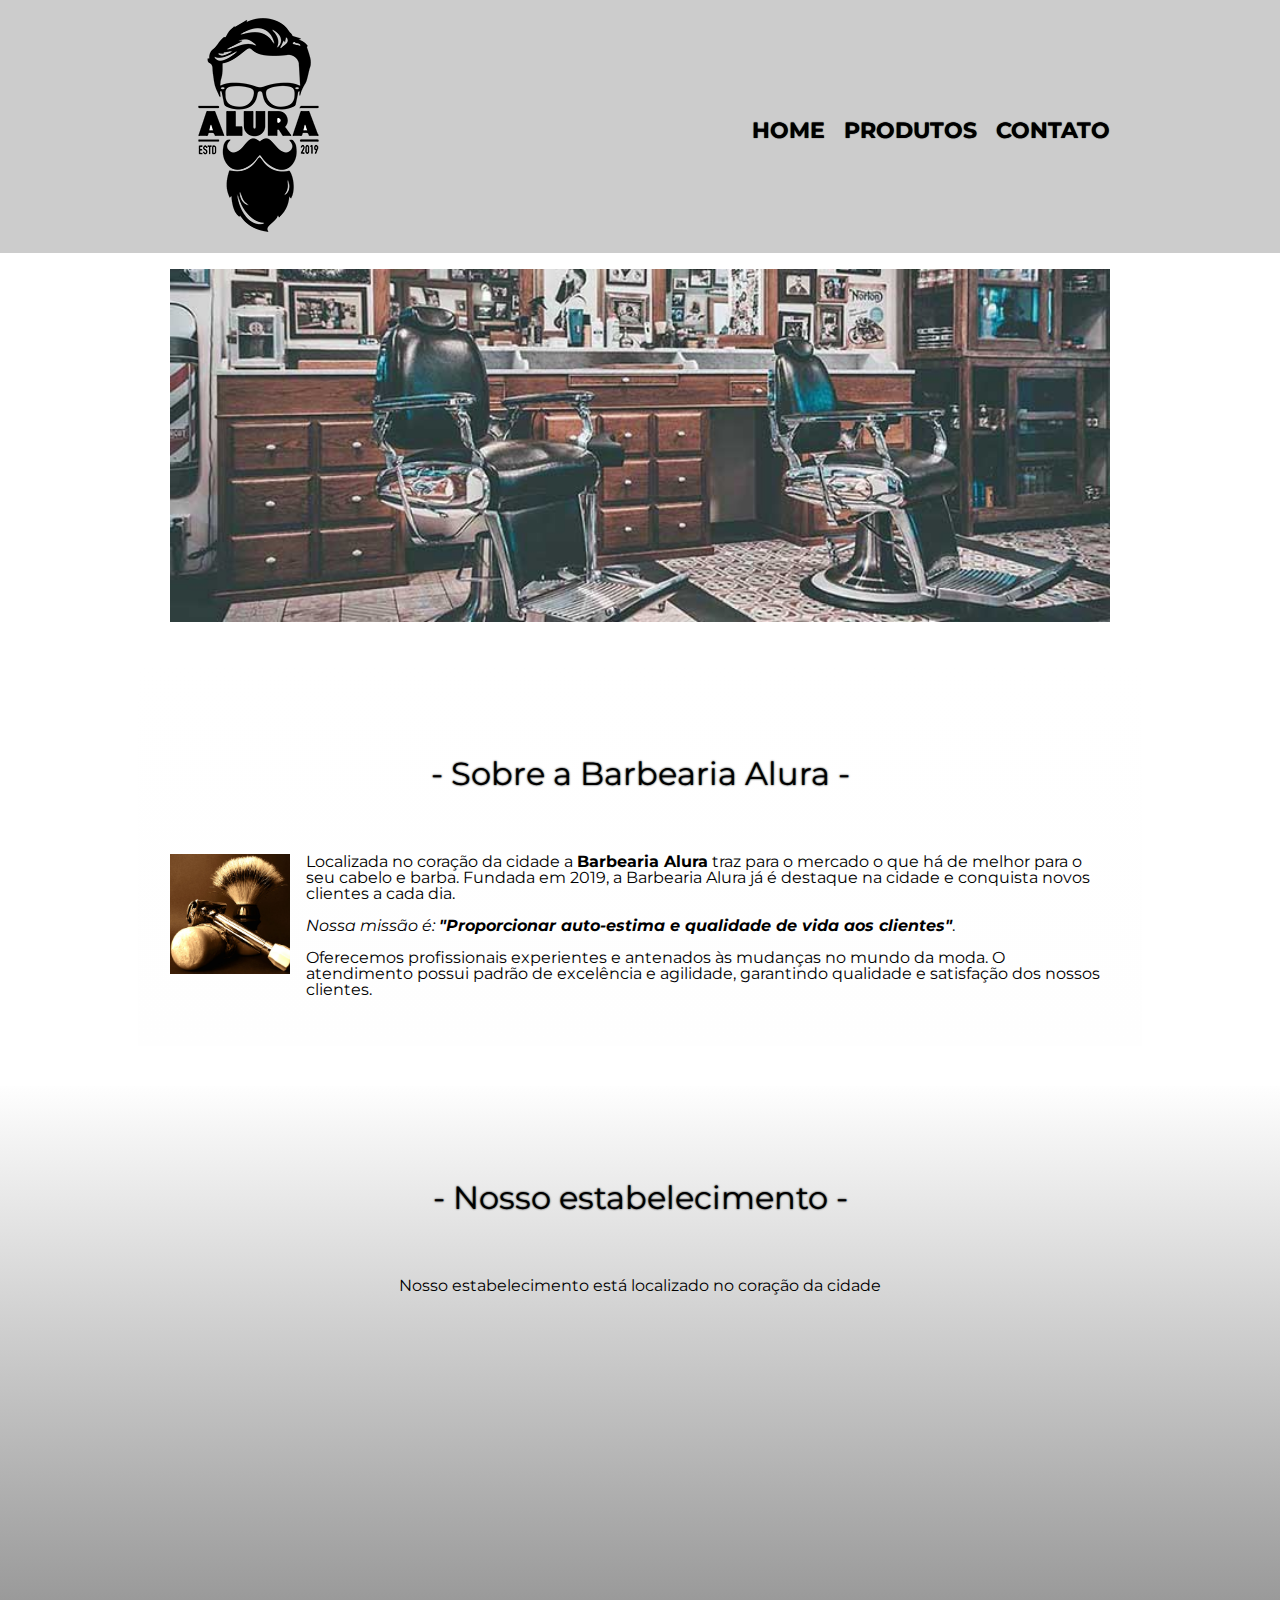
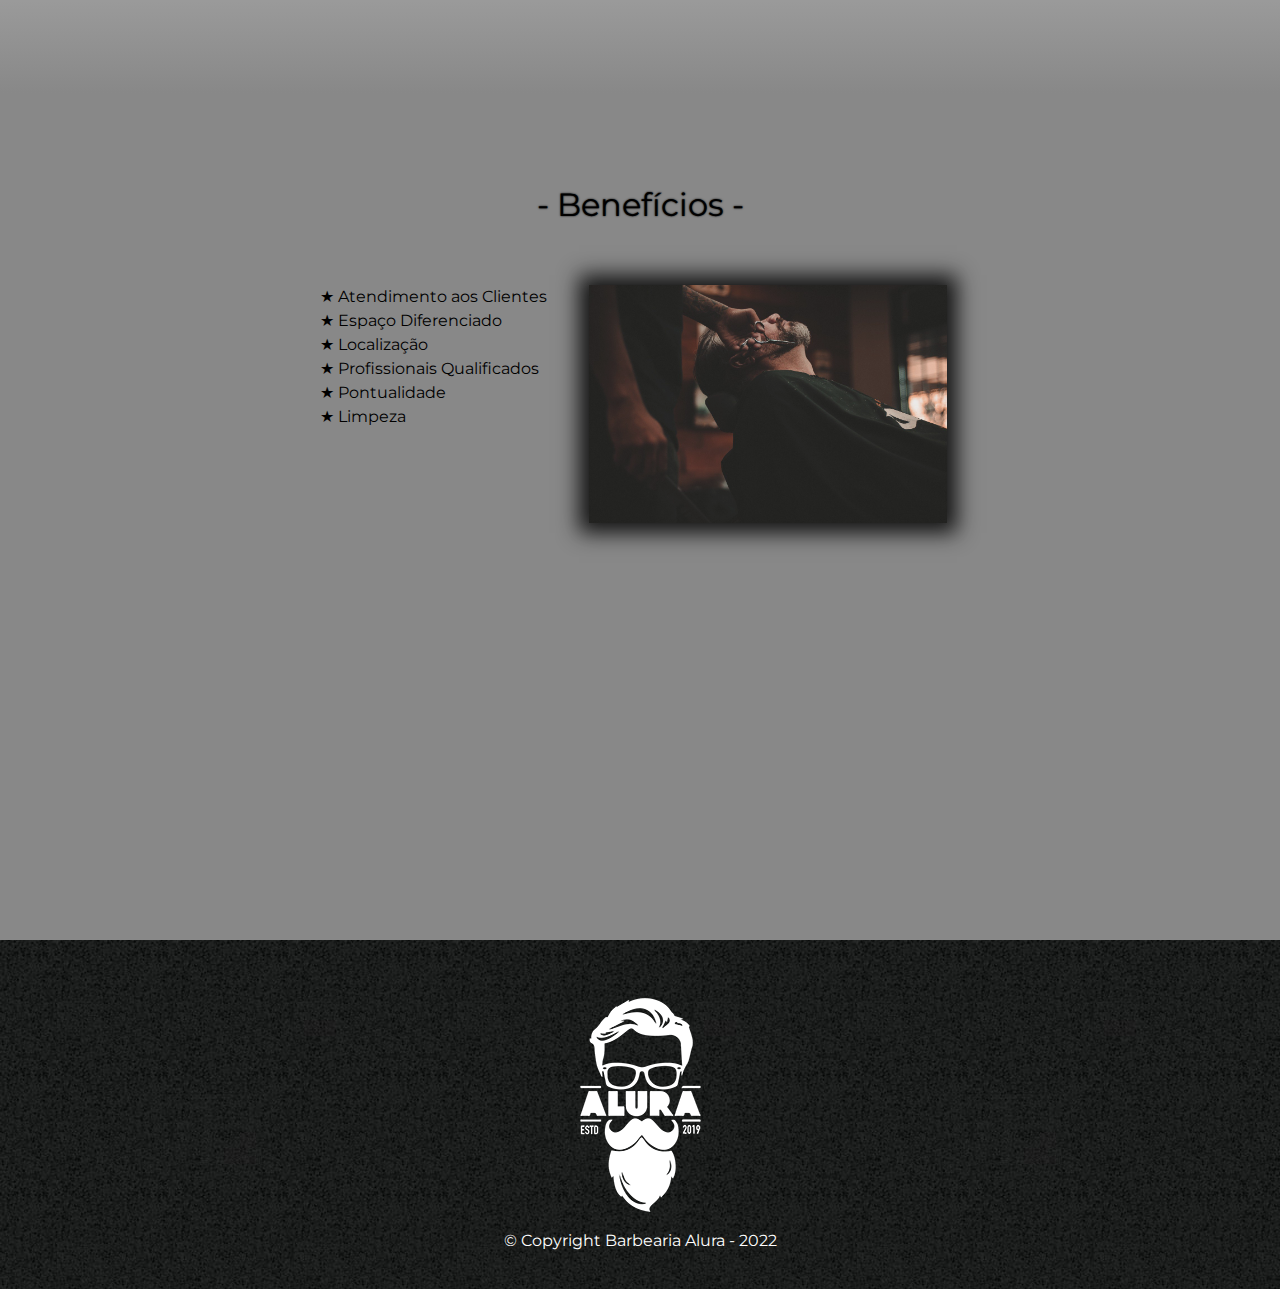
<file: projetos/barbearia_alura/index.html>
<!DOCTYPE html>

<html lang="pt-br">
    <head>
        <meta charset="UTF-8" />

        <title>Barbearia Alura</title>

        <link rel="stylesheet" href="css\reset.css" />
        <link rel="stylesheet" href="css\style.css" />
    </head>

    <body>
        <header>   
            <div class="view">
                <h1><img class="logo" src="img/logo.png" /></h1>

                <nav>
                    <ul>
                        <li><a href="index.html">home</a></li>
                        <li><a href="produtos.html">produtos</a></li>
                        <li><a href="contato.html">contato</a></li>
                    </ul>
                </nav>
            </div>
        </header>

        <main>
            <img class="banner" src="img\banner.jpg" />
            
            <section class="principal">
                <h2 class="title-main">Sobre a Barbearia Alura</h2>

                <img class="utensilios" src="img\utensilios.jpg" />

                <p>
                    Localizada no coração da cidade a <strong>Barbearia Alura</strong> traz para o mercado o que há de melhor para o seu cabelo e barba. 
                    Fundada em 2019, a Barbearia Alura já é destaque na cidade e conquista novos clientes a cada dia.
                </p>

                <p class="missao"> 
                    <em>Nossa missão é: <strong>"Proporcionar auto-estima e qualidade de vida aos clientes"</strong></em>.
                </p>

                <p>
                    Oferecemos profissionais experientes e antenados às mudanças no mundo da moda. 
                    O atendimento possui padrão de excelência e agilidade, garantindo qualidade e satisfação dos nossos clientes.
                </p>
            </section>

            <section class="mapa">
                <h3 class="title-main">Nosso estabelecimento</h3>

                <p>Nosso estabelecimento está localizado no coração da cidade</p>

                <div class="conteudo-mapa">
                    <iframe src="https://www.google.com/maps/embed?pb=!1m16!1m12!1m3!1d12300.899784838366!2d-46.65950219254515!3d-23.56559214471544!2m3!1f0!2f0!3f0!3m2!1i1024!2i768!4f13.1!2m1!1salura!5e0!3m2!1spt-BR!2sbr!4v1644108395551!5m2!1spt-BR!2sbr"
                    width="100%" height="300" style="border:0;" allowfullscreen="" loading="lazy"></iframe>
                </div>
            </section>

            <section class="beneficios">
                <h3 class="title-main">Benefícios</h3>

                <div class="conteudo-beneficios">
                    <ul class="lista-beneficios">
                        <li class="itens">Atendimento aos Clientes</li>
                        <li class="itens">Espaço Diferenciado</li>
                        <li class="itens">Localização</li>
                        <li class="itens">Profissionais Qualificados</li>
						<li class="itens">Pontualidade</li>
						<li class="itens">Limpeza</li>
                    </ul><img class="imagem-beneficios" src="img\beneficios.jpg" />
                </div>

                <div class="video">
                    <iframe width="100%" height="315" src="https://www.youtube.com/embed/wcVVXUV0YUY" title="YouTube video player" frameborder="0" allow="accelerometer; autoplay; clipboard-write; encrypted-media; gyroscope; picture-in-picture" allowfullscreen></iframe>
                </div>
            </section>
        </main>

        <footer>
            <img src="img/logo-branco.png" />

            <p>&copy; Copyright Barbearia Alura - 2022</p>
        </footer>
    </body>
</html>
</file>
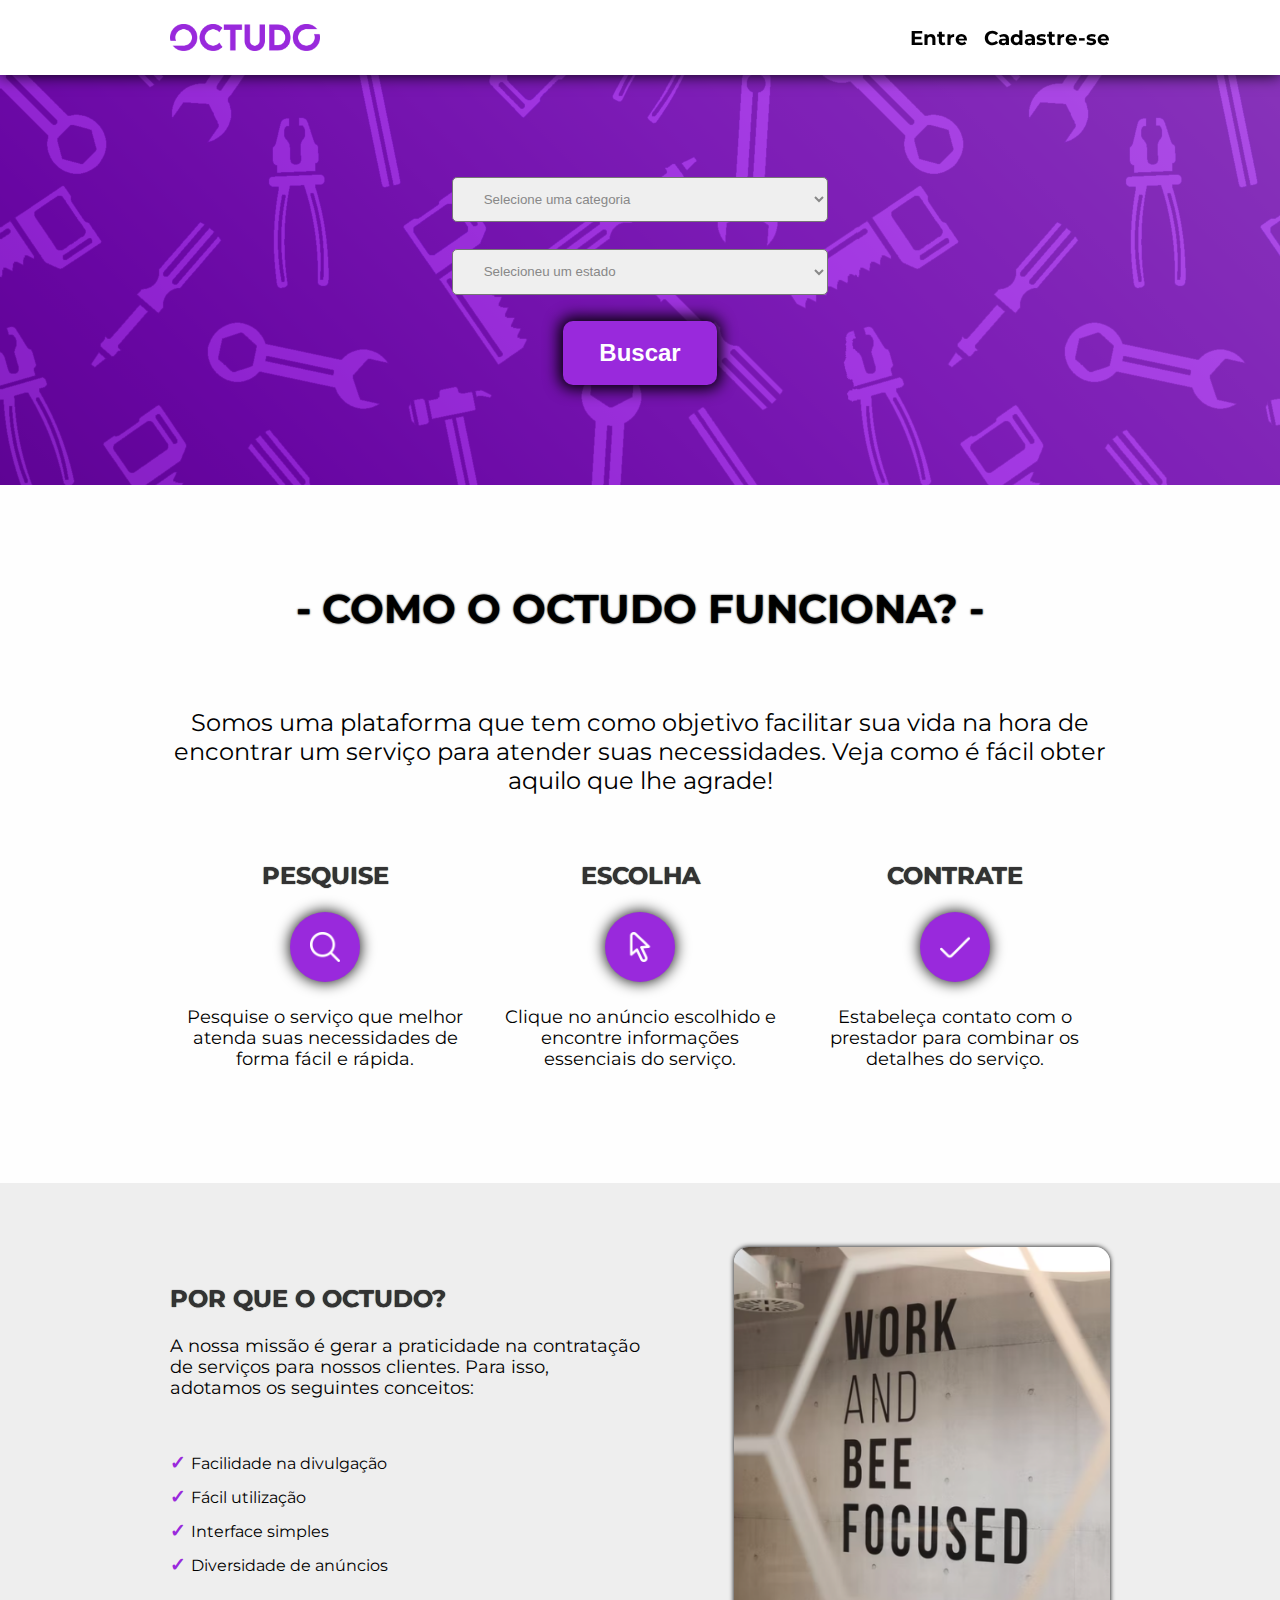
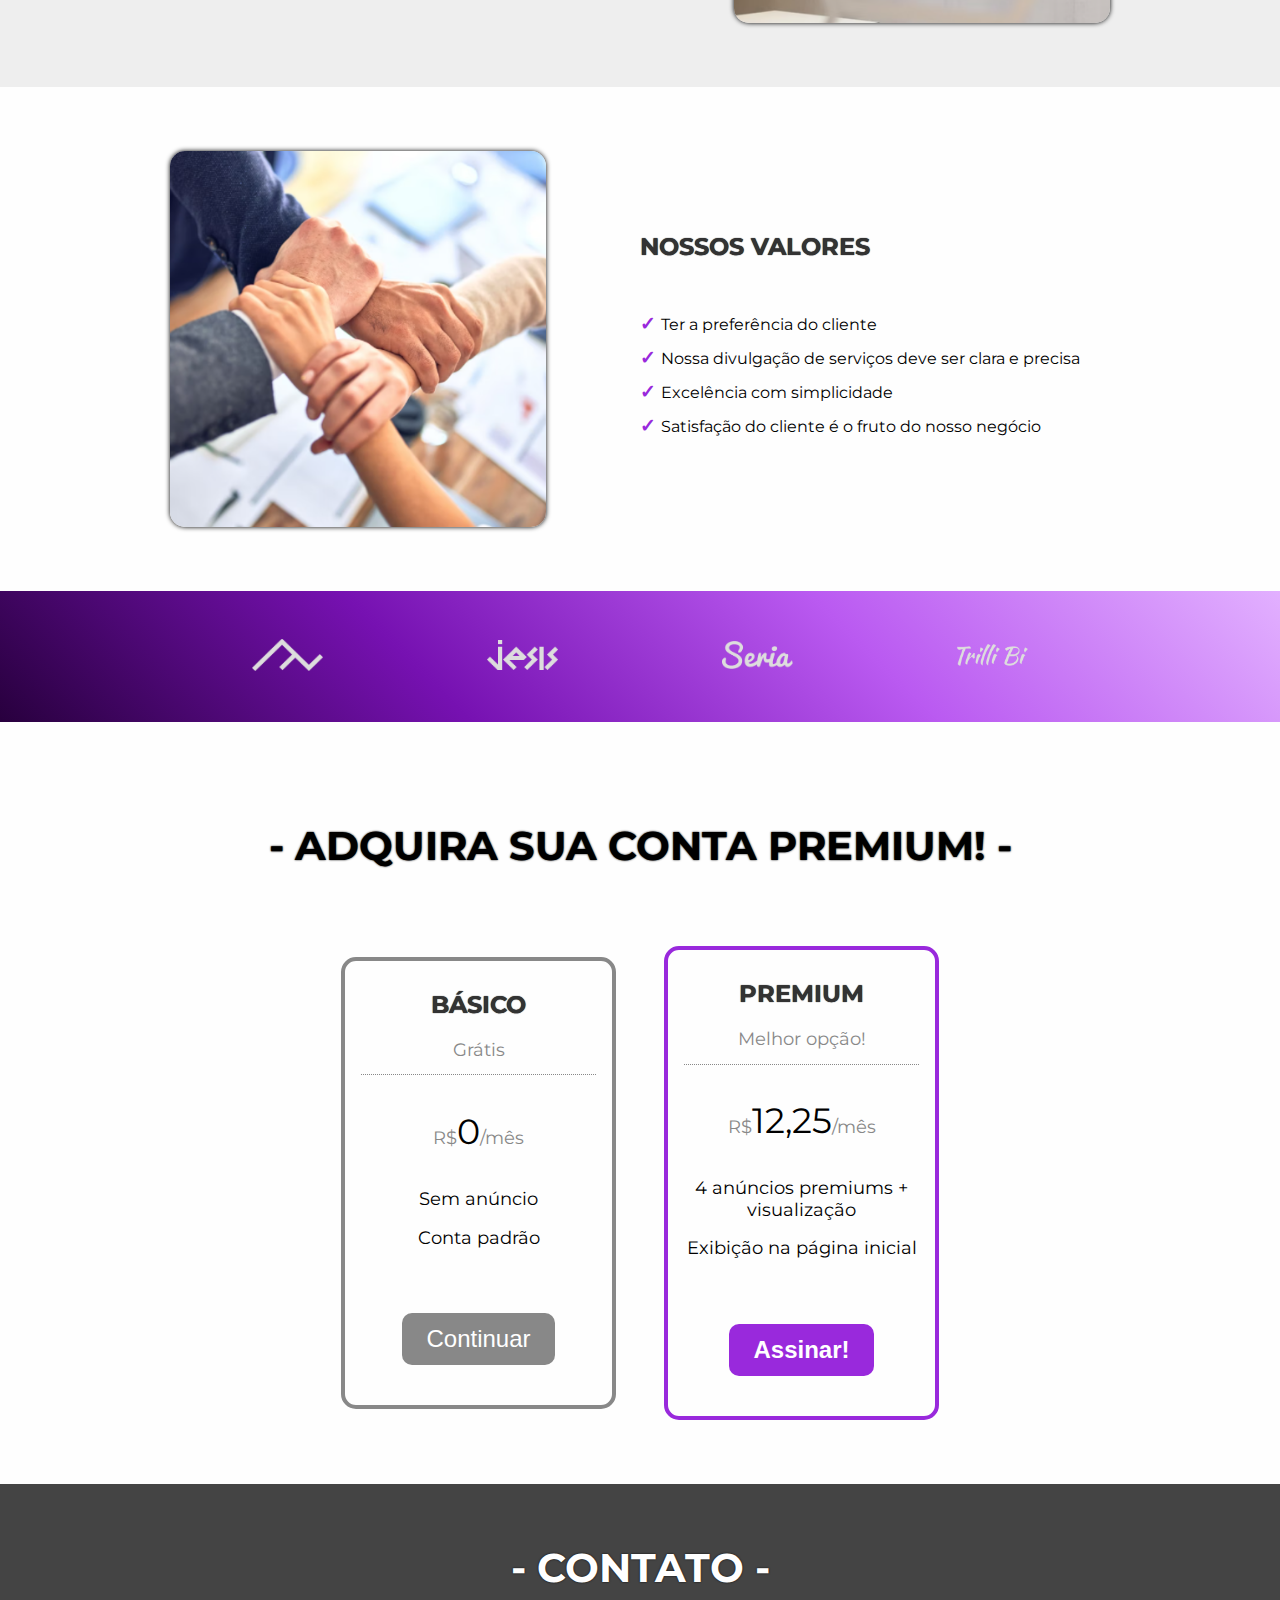
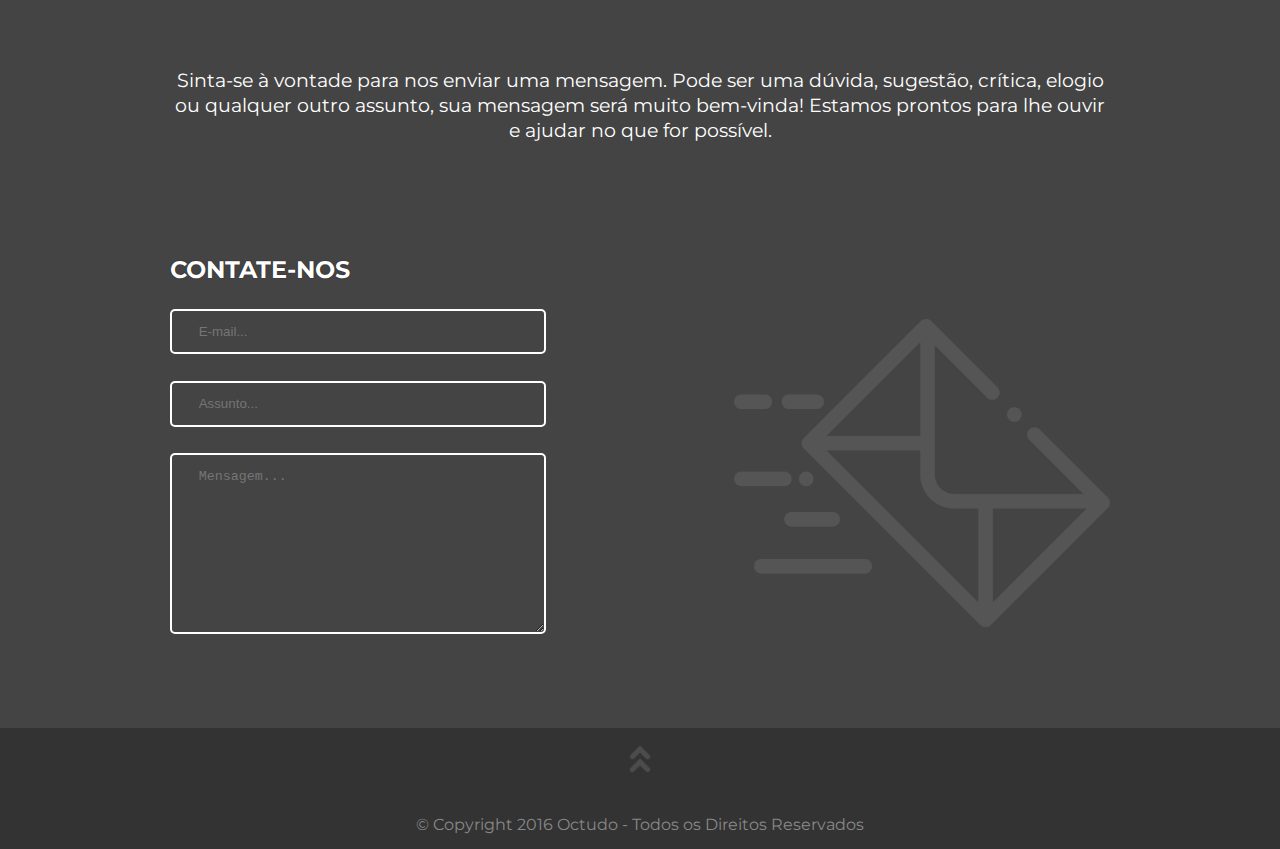
<file: projetos/octudo/index.html>
<!DOCTYPE html>

<html>
    <head>
        <meta charset="UTF-8" />
        <meta name="viewport" content="width=device-width" />
        
        <title>Octudo</title>

        <link rel="stylesheet" href="css\reset.css" />
        <link rel="stylesheet" href="css\style.css" />
        <link rel="shortcut icon" type="image/jpg" href="img\favicon_octudo.png" />
    </head>

    <body>
        <header>
            <div class="box-container">
                <img class="logo" src="img\logo.png" alt="Logo da Octudo" />

                <nav>
                    <ul>
                        <li><a href="login.html">Entre</a></li>
                        <li><a href="register.html">Cadastre-se</a></li>
                    </ul>
                </nav>
            </div>
        </header>

        <main>
            <section class="home-search">
                <div class="box">                
                    <form>
                        <select name="categoria">
                            <option value="nulo" disabled selected> Selecione uma categoria </option>
                            <option value="Serviços Domésticos"> Serviços Domésticos </option>
                            <option value="Eventos"> Eventos</option>
                            <option value="Saúde / Beleza"> Saúde / Beleza </option>
                            <option value="Informática"> Informática </option>
                            <option value="Reformas"> Reformas </option>
                            <option value="Assistência Técnica"> Assistência Técnica </option>
                            <option value="Transporte / Mudança"> Transporte / Mudança </option>
                            <option value="Aulas"> Aulas </option>
                            <option value="Outros"> Outros </option> <br> 
                        </select>

                        <select name="estado">
                            <option value="nulo" disabled selected> Selecioneu um estado </option>
                            <option value="Acre"> Acre </option>
                            <option value="Alagoas"> Alagoas </option>
                            <option value="Amapá"> Amapá </option>
                            <option value="Amazonas"> Amazonas </option>
                            <option value="Bahia"> Bahia </option>
                            <option value="Ceará"> Ceará </option>
                            <option value="Distrito Federal"> Distrito Federal </option>
                            <option value="Espírito Santo"> Espírito Santo </option>
                            <option value="Goiás"> Goiás </option>
                            <option value="Maranhão"> Maranhão </option>
                            <option value="Mato Grosso"> Mato Grosso </option>
                            <option value="Mato Grosso Sul"> Mato Grosso do Sul </option>
                            <option value="Minas Gerais"> Minas Gerais </option>
                            <option value="Pará"> Pará </option>
                            <option value="Paraíba"> Paraíba </option>
                            <option value="Paraná"> Paraná </option>
                            <option value="Pernambuco"> Pernambuco </option>
                            <option value="Piauí"> Piauí </option>
                            <option value="Rio de Janeiro"> Rio de Janeiro </option>
                            <option value="Rio Grande do Norte"> Rio Grande do Norte </option>
                            <option value="Rio Grande do Sul"> Rio Grande do Sul </option>
                            <option value="Rondônia"> Rondônia </option>
                            <option value="Roraima"> Roraima </option>
                            <option value="Santa Catarina"> Santa Catarina </option>
                            <option value="São Paulo"> São Paulo </option>
                            <option value="Sergipe"> Sergipe </option>
                            <option value="Tocantins"> Tocantins </option>
                        </select>

                        <input class="button-search" type="submit" name="buscar" value="Buscar" />
                    </form>
                </div>
            </section>
            
            <section class="principal">
                <div class="box">
                    <h2 class="title-principal">Como o octudo funciona?</h2>

                    <p class="text-principal">Somos uma plataforma que tem como objetivo facilitar sua vida na hora de encontrar um serviço para atender suas necessidades.
                        Veja como é fácil obter aquilo que lhe agrade!
                    </p>

                    <ul>
                        <li class="items">
                            <h3 class="title-secondary">Pesquise</h3>
                            <div class="background-items">
                                <img src="img\icon-search-white.png" alt="Icone de pesquisa"/>
                            </div>
                            <p class="text-default">Pesquise o serviço que melhor atenda suas necessidades de forma fácil e rápida.</p>
                        </li>

                        <li class="items">
                            <h3 class="title-secondary">Escolha</h3>
                            <div class="background-items">
                                <img src="img\icon-cursor-white.png" alt="Icone de cursor"/>
                            </div>
                            <p class="text-default">Clique no anúncio escolhido e encontre informações essenciais do serviço.</p>
                        </li>

                        <li class="items">
                            <h3 class="title-secondary">Contrate</h3>
                            <div class="background-items">
                                <img src="img\icon-check-white.png" alt="Icone de confirmar"/>
                            </div>
                            <p class="text-default">Estabeleça contato com o prestador para combinar os detalhes do serviço.</p>
                        </li>
                    </ul>
                </div>
            </section>

            <section class="mission">
                <div class="box-container">
                    <div class="content">
                        <h3  class="title-secondary">Por que o octudo?</h3>
                        <p class="text-default">A nossa missão é gerar a praticidade na contratação de serviços para nossos clientes. Para isso, adotamos os seguintes conceitos:</p>

                        <ul class="list-benefits">
                            <li>Facilidade na divulgação</li>
                            <li>Fácil utilização</li>
                            <li>Interface simples</li>
                            <li>Diversidade de anúncios</li>
                        </ul>
                    </div><img class="image-mission" src="img\imagem-missao.png" alt="Imagem de um homem com terno branco"/>
                </div>
            </section>

            <section class="values">
                <div class="box-container">
                    <img class="image-values" src="img\imagem-valores.png" alt="Imagem de um homem com terno branco"/><div class="content">
                        <h3  class="title-secondary">Nossos Valores</h3>

                        <ul class="list-benefits">
                            <li>Ter a preferência do cliente</li>
                            <li>Nossa divulgação de serviços deve ser clara e precisa</li>
                            <li>Excelência com simplicidade</li>
                            <li>Satisfação do cliente é o fruto do nosso negócio</li>
                        </ul>
                    </div>
                </div>
            </section>

            <section class="enterprises">
                <div class="box">
                    <ul class="list-enterprises">
                        <li><img class="image-enterprises" src="img\empresa-logo.png" alt="Imagem empresa"/></li>
                        <li><img class="image-enterprises" src="img\jesis-logo.png" alt="Imagem empresa"/></li>
                        <li><img class="image-enterprises" src="img\seria-logo.png" alt="Imagem empresa"/></li>
                        <li><img class="image-enterprises" src="img\trilli-bi-logo.png" alt="Imagem empresa"/></li>
                    </ul>
                </div>
            </section>

            <section class="plans">
                <div class="box">
                    <h2 class="title-principal">Adquira sua conta premium!</h2>

                    <ul class="list-plans">
                        <li class="basic-plan">
                            <div>
                                <h4 class="title-secondary">Básico</h3>
                                <h5 class="subtitle">Grátis</h4>
                            </div>
                            <p class="price-plan">R$<em>0</em>/mês</p>
                            <p class="text-default">Sem anúncio</p>
                            <p class="text-default">Conta padrão</p>
                            <button class="get-basic-plan">Continuar</button>
                        </li>

                        <li class="premium-plan">
                            <div>
                                <h4 class="title-secondary">Premium</h3>
                                <h5 class="subtitle">Melhor opção!</h4>
                            </div>
                            <p class="price-plan">R$<em>12,25</em>/mês</p>
                            <p class="text-default">4 anúncios premiums + visualização</p>
                            <p class="text-default">Exibição na página inicial</p>
                            <button class="get-premium-plan">Assinar!</button>
                        </li>
                    </ul>
                </div>
            </section>

            <section class="contact">
                <div class="box">
                    <h2 class="title-principal-contact">Contato</h2>
    
                    <p class="text-default-contact">Sinta-se à vontade para nos enviar uma mensagem.
                        Pode ser uma dúvida, sugestão, crítica, elogio ou qualquer outro assunto, sua mensagem será muito bem-vinda!
                        Estamos prontos para lhe ouvir e ajudar no que for possível.
                    </p>
    
                    <form>
                        <h3 class="title-secondary-contact">Contate-nos</h3>
    
                        <input class="input-contact" type="email" name="email" placeholder="E-mail..." />
                        <input class="input-contact" type="email" name="assunto" placeholder="Assunto..." />
                        <textarea class="input-contact" rows="10" placeholder="Mensagem..."></textarea>
                    </form><img class="image-email" src="img\email.png" alt="Imagem de e-mail"/>
                </div>
            </section>
        </main>

        <footer>
            <a href="index.html"><img class="image-back" src="img\up-arrow2.png" alt="Icone para voltar ao topo da página" /></a>
            <p class="copyright">&copy; Copyright 2016 Octudo - Todos os Direitos Reservados</p>
        </footer>
    </body>
</html>
</file>
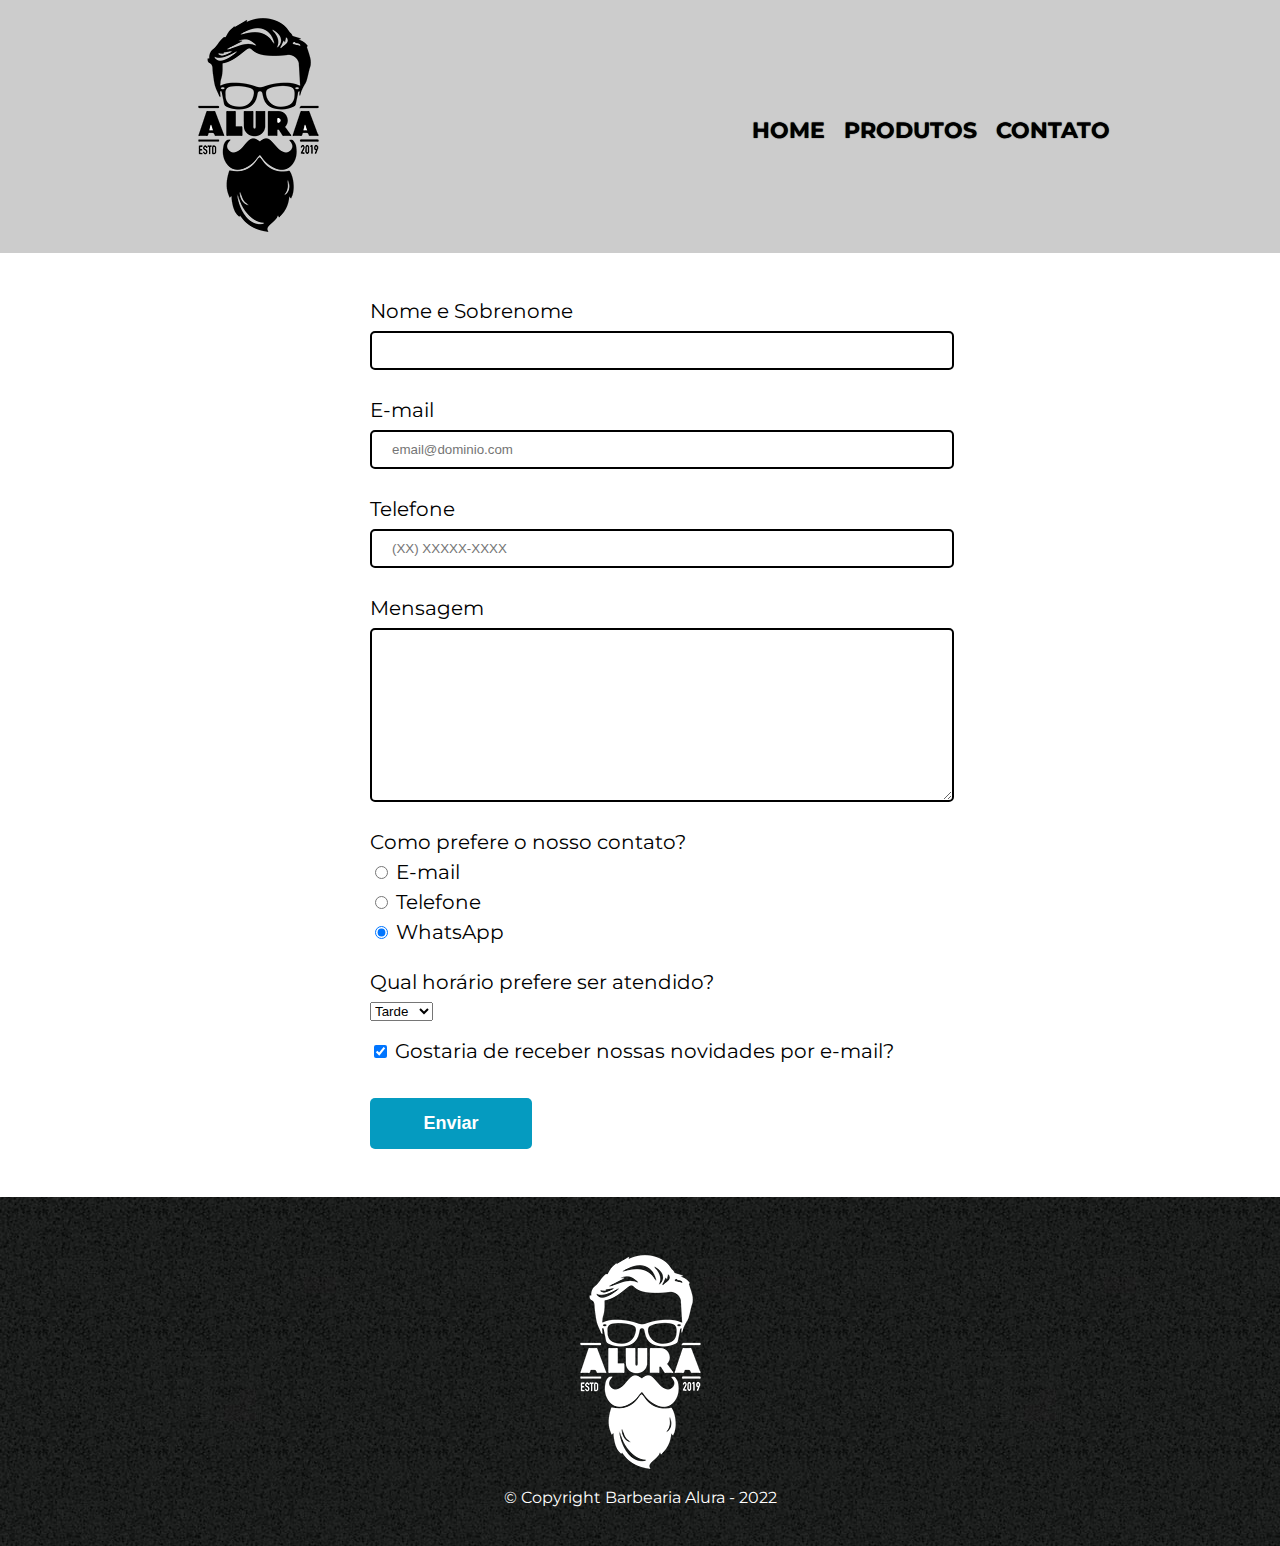
<file: projetos/barbearia_alura/contato.html>
<!DOCTYPE html>

<html lang="pt-br">
    <head>
        <meta charset="UTF-8" />

        <title>Barbearia Alura</title>

        <link rel="stylesheet" href="css\reset.css" />
        <link rel="stylesheet" href="css\style.css" />
    </head>

    <body>
        <header>   
            <div class="view">
                <h1><img class="logo" src="img/logo.png" /></h1>

                <nav>
                    <ul>
                        <li><a href="index.html">home</a></li>
                        <li><a href="produtos.html">produtos</a></li>
                        <li><a href="contato.html">contato</a></li>
                    </ul>
                </nav>
            </div>
        </header>

        <main>
            <form>
                <label for="nomesobrenome">Nome e Sobrenome</label>
                <input class="input-padrao" type="text" id="nomesobrenome" required/>

                <label for="email">E-mail</label>
                <input class="input-padrao" type="email" id="email" placeholder="email@dominio.com" required/>

                <label for="telefone">Telefone</label>
                <input class="input-padrao" type="tel" id="telefone" placeholder="(XX) XXXXX-XXXX" required/>

                <legend>Mensagem</legend>
                <textarea class="input-padrao" cols="70" rows="10" id="mensagem" required></textarea>

                <fieldset>
                    <legend>Como prefere o nosso contato?</legend>

                    <label><input type="radio" name="contato" value="email" /> E-mail</label>
                    <label><input type="radio" name="contato" value="telefone" /> Telefone</label>
                    <label><input type="radio" name="contato" value="whatsapp" checked/> WhatsApp</label>
                </fieldset>

                <fieldset>
                    <legend>Qual horário prefere ser atendido?</legend>

                    <select>
                        <option>Manhã</option>
                        <option selected>Tarde</option>
                        <option>Noite</option>
                    </select>
                </fieldset>

                <label><input class="checkbox" type="checkbox" checked/> Gostaria de receber nossas novidades por e-mail?</label>

                <input class="enviar" type="submit" value="Enviar" />
            </form>
        </main>

        <footer>
            <img src="img/logo-branco.png" />

            <p>&copy; Copyright Barbearia Alura - 2022</p>
        </footer>
    </body>
</html>
</file>
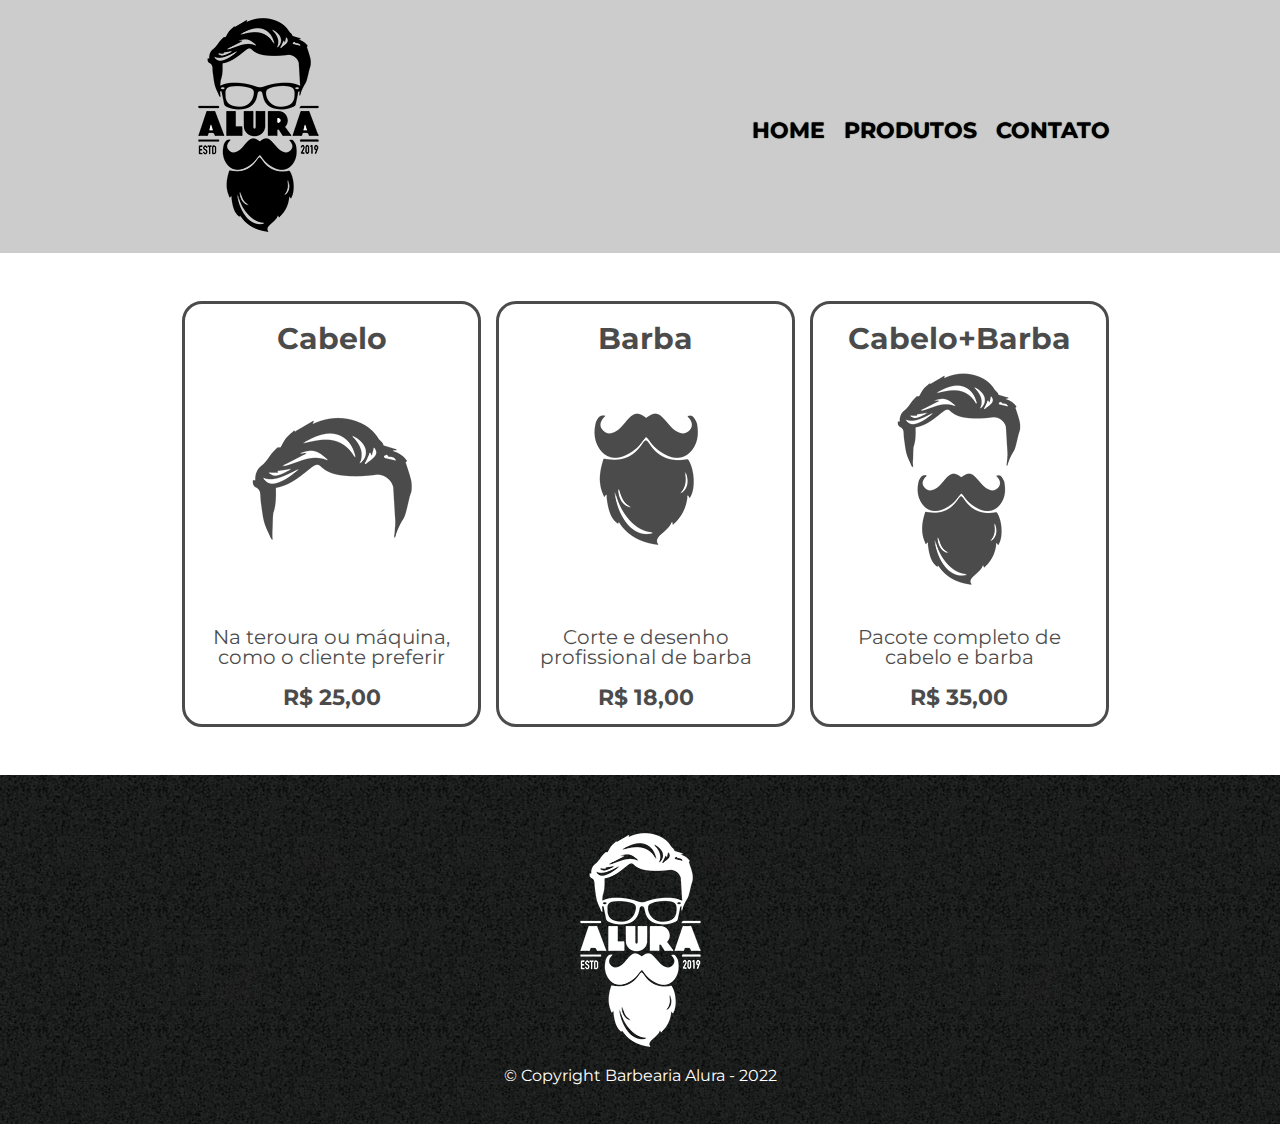
<file: projetos/barbearia_alura/produtos.html>
<!DOCTYPE html>

<html lang="pt-br">
    <head>
        <meta charset="UTF-8" />

        <title>Barbearia Alura</title>

        <link rel="stylesheet" href="css\reset.css" />
        <link rel="stylesheet" href="css\style.css" />
    </head>

    <body>
        <header>   
            <div class="view">
                <h1><img class="logo" src="img/logo.png" /></h1>

                <nav>
                    <ul>
                        <li><a href="index.html">home</a></li>
                        <li><a href="produtos.html">produtos</a></li>
                        <li><a href="contato.html">contato</a></li>
                    </ul>
                </nav>
            </div>
        </header>

        <main>
            <section class="product">
                <ul class="product-list">
                    <li>
                        <h2>Cabelo</h2>
                        <img src="img/cabelo.jpg" />
                        <p class="product-desc">Na teroura ou máquina, como o cliente preferir</p>
                        <p class="product-price">R$ 25,00</p>
                    </li>

                    <li>
                        <h2>Barba</h2>
                        <img src="img/barba.jpg" />
                        <p class="product-desc">Corte e desenho profissional de barba</p>
                        <p class="product-price">R$ 18,00</p>
                    </li>

                    <li>
                        <h2>Cabelo+Barba</h2>
                        <img src="img/cabelo+barba.jpg" />
                        <p class="product-desc">Pacote completo de cabelo e barba</p>
                        <p class="product-price">R$ 35,00</p>
                    </li>
                </ul>
        </main>

        <footer>
            <img src="img/logo-branco.png" />

            <p>&copy; Copyright Barbearia Alura - 2022</p>
        </footer>
    </body>
</html>
</file>
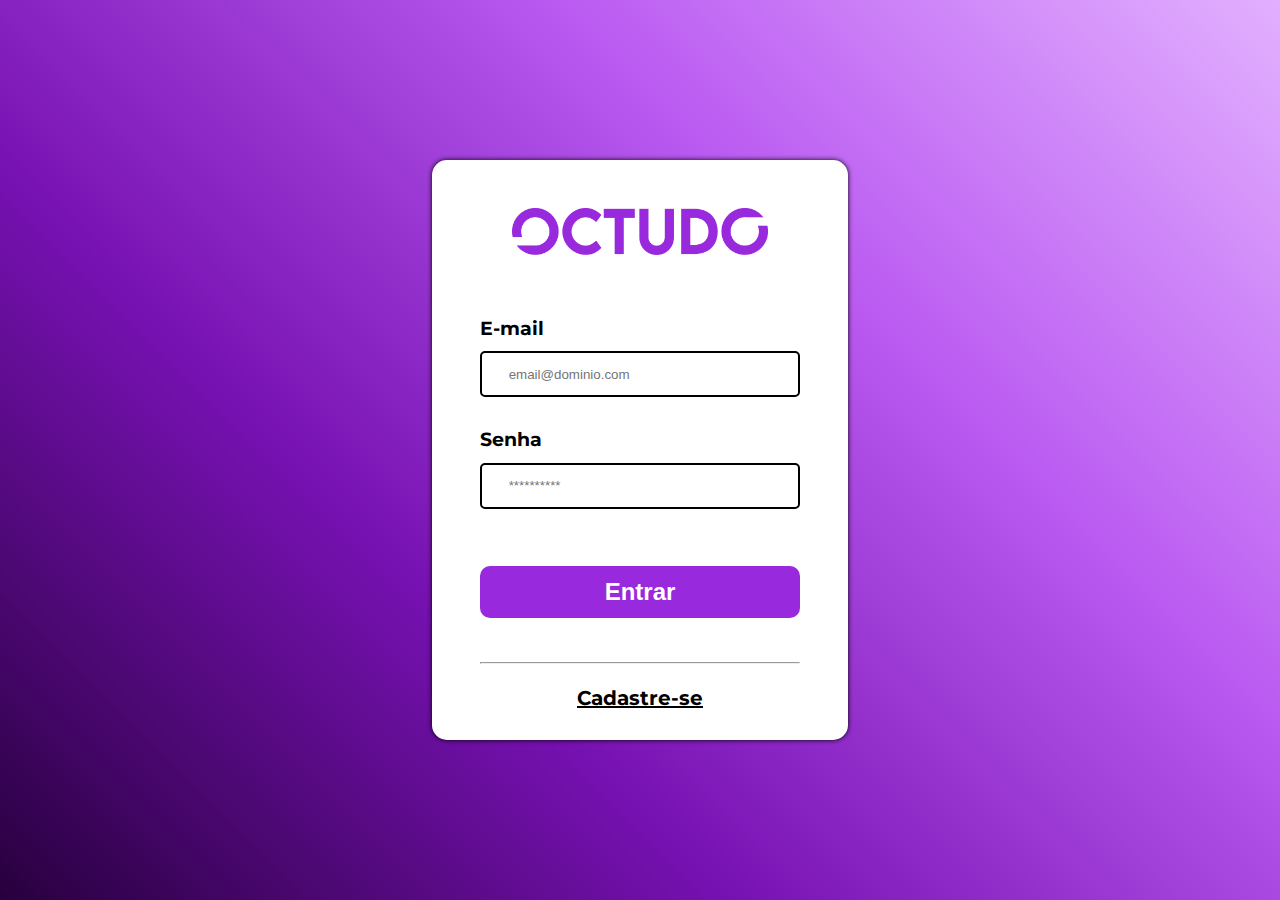
<file: projetos/octudo/login.html>
<!DOCTYPE html>

<html>
    <head>
        <meta charset="UTF-8" />
        <meta name="viewport" content="width=device-width" />
        <meta name="viewport-height" content="height=device-height" />
        
        <title>Octudo - Login</title>

        <link rel="stylesheet" href="css\reset.css" />
        <link rel="stylesheet" href="css\style.css" />
        <link rel="shortcut icon" type="image/jpg" href="img\favicon_octudo.png" />
    </head>

    <body>
        <div class="container">
            <div class="box-access">
                <h1><a href="index.html"><img src="img\logo.png" alt="Logo Octudo"></a></h1>

                <form>
                    <label class="label-default" for="email">E-mail</label>
                    <input class="input-default" type="email" id="email" placeholder="email@dominio.com">

                    <label class="label-default" for="password">Senha</label>
                    <input class="input-default" type="password" id="password" placeholder="**********">

                    <input class="signin" type="submit" value="Entrar"/>

                    <hr>

                    <p><a href="register.html">Cadastre-se</a></p>
                </form>
            </div>
        </div>
    </body>
</html>
</file>
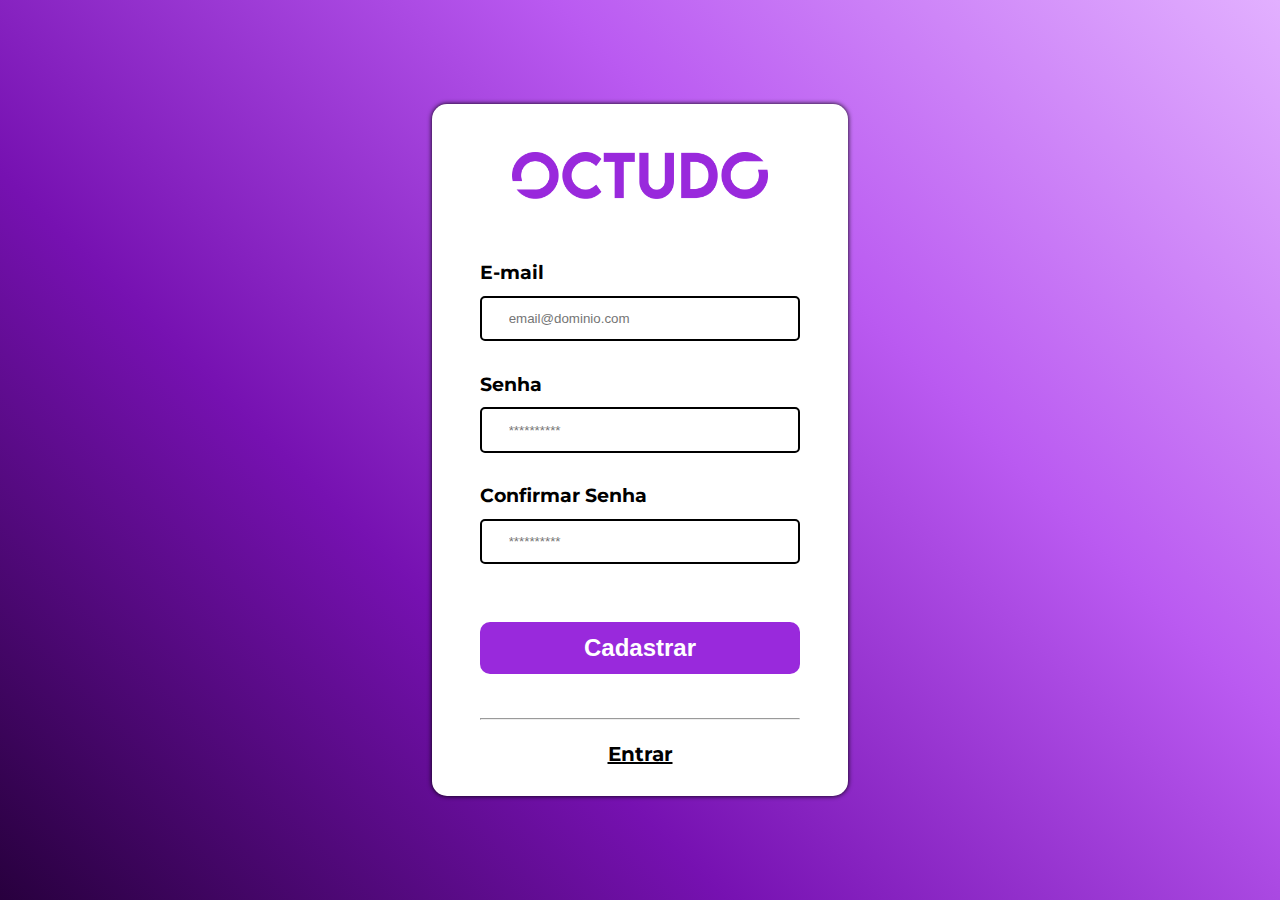
<file: projetos/octudo/register.html>
<!DOCTYPE html>

<html>
    <head>
        <meta charset="UTF-8" />
        <meta name="viewport" content="width=device-width" />
        <meta name="viewport-height" content="height=device-height" />
        
        <title>Octudo - Cadastro</title>

        <link rel="stylesheet" href="css\reset.css" />
        <link rel="stylesheet" href="css\style.css" />
        <link rel="shortcut icon" type="image/jpg" href="img\favicon_octudo.png" />
    </head>

    <body>
        <div class="container">
            <div class="box-access">
                <h1><a href="index.html"><img src="img\logo.png" alt="Logo Octudo"></a></h1>

                <form>
                    <label class="label-default" for="email">E-mail</label>
                    <input class="input-default" type="email" id="email" placeholder="email@dominio.com">

                    <label class="label-default" for="password">Senha</label>
                    <input class="input-default" type="password" id="password" placeholder="**********">

                    <label class="label-default" for="confirm-password">Confirmar Senha</label>
                    <input class="input-default" type="password" id="confirm-password" placeholder="**********">

                    <input class="signin" type="submit" value="Cadastrar"/>

                    <hr>

                    <p><a href="login.html">Entrar</a></p>
                </form>
            </div>
        </div>
    </body>
</html>
</file>
